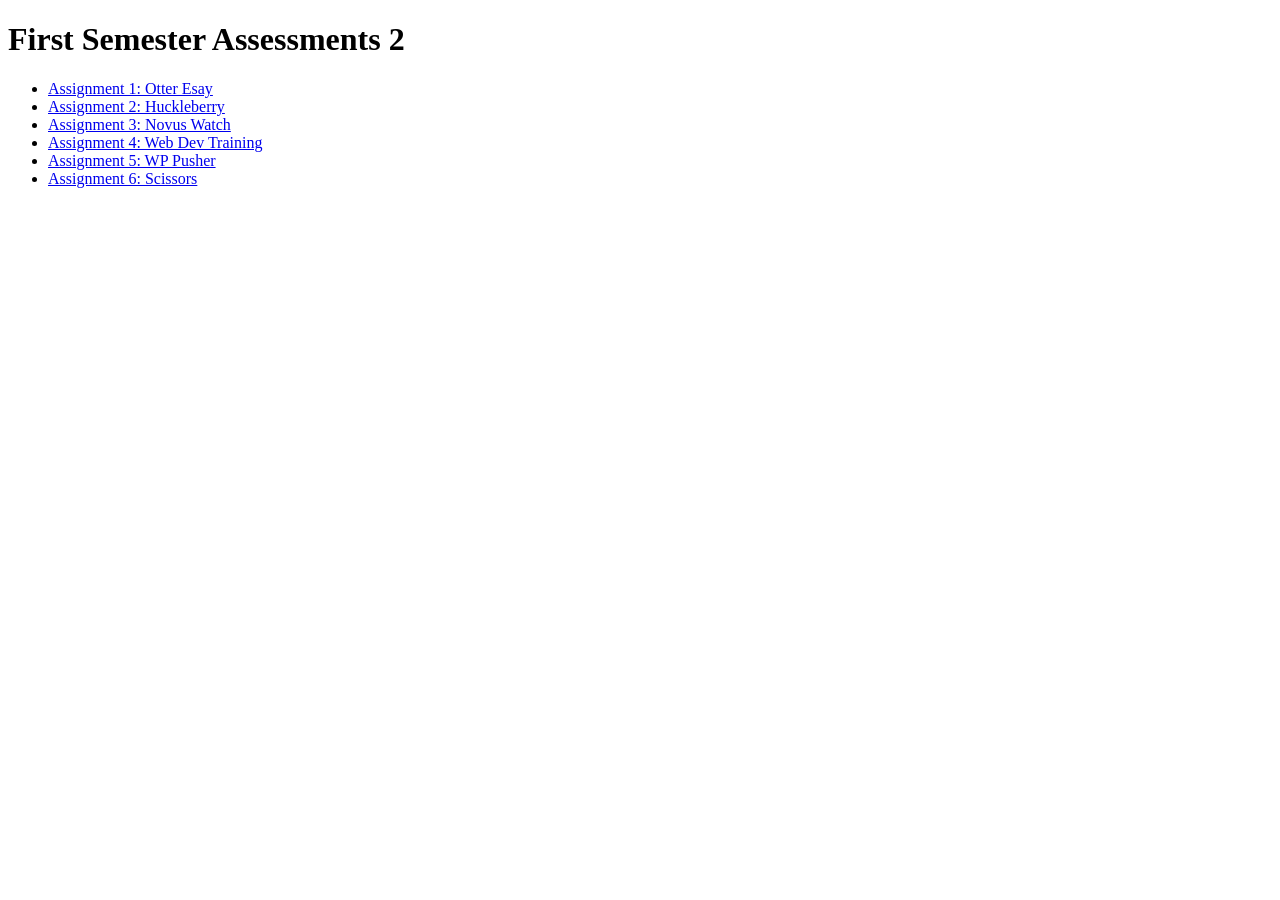
<file: index.html>
<!DOCTYPE html>
<html>
<head><title>My Assessments</title></head>
<body>
    <h1>First Semester Assessments 2</h1>
    <ul>
        <li><a href="./Assignment1-Otter-Esay/">Assignment 1: Otter Esay</a></li>
        <li><a href="./Assignment2-huckleberry/">Assignment 2: Huckleberry</a></li>
        <li><a href="./Assignment3-Novus-Watch/">Assignment 3: Novus Watch</a></li>
        <li><a href="./Assignment4-Web-Dev.-Training/">Assignment 4: Web Dev Training</a></li>
        <li><a href="./Assignment5-WP-Pusher/">Assignment 5: WP Pusher</a></li>
        <li><a href="./Assignment6-Scissors/">Assignment 6: Scissors</a></li>
    </ul>
</body>
</html>
</file>
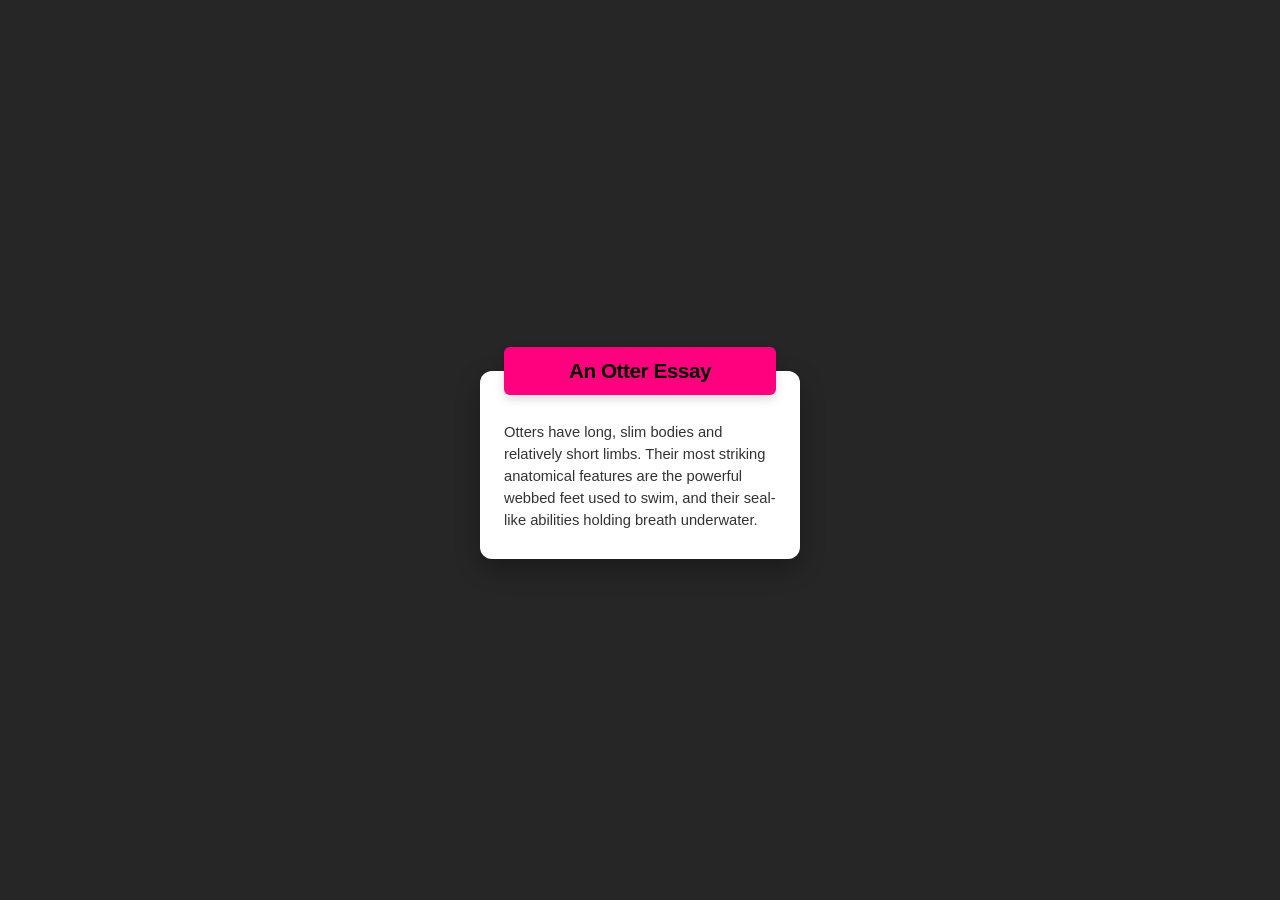
<file: Assignment1-Otter-Esay/index.html>
<!DOCTYPE html>
<html lang="en">
<head>
  <meta charset="UTF-8">
  <meta name="viewport" content="width=device-width, initial-scale=1.0">
  <title>Assignment 1 - An Otter Essay</title>
  <link rel="stylesheet" href="style.css">
</head>
<body>

  <main class="card-container">
    <!-- Overlapping Header -->
    <header class="header-badge">
      <h1>An Otter Essay</h1>
    </header>

    <!-- Main Content -->
    <p class="card-text">
      Otters have long, slim bodies and relatively short limbs. Their most striking anatomical features are the powerful webbed feet used to swim, and their seal-like abilities holding breath underwater.
    </p>
  </main>

</body>
</html>
</file>
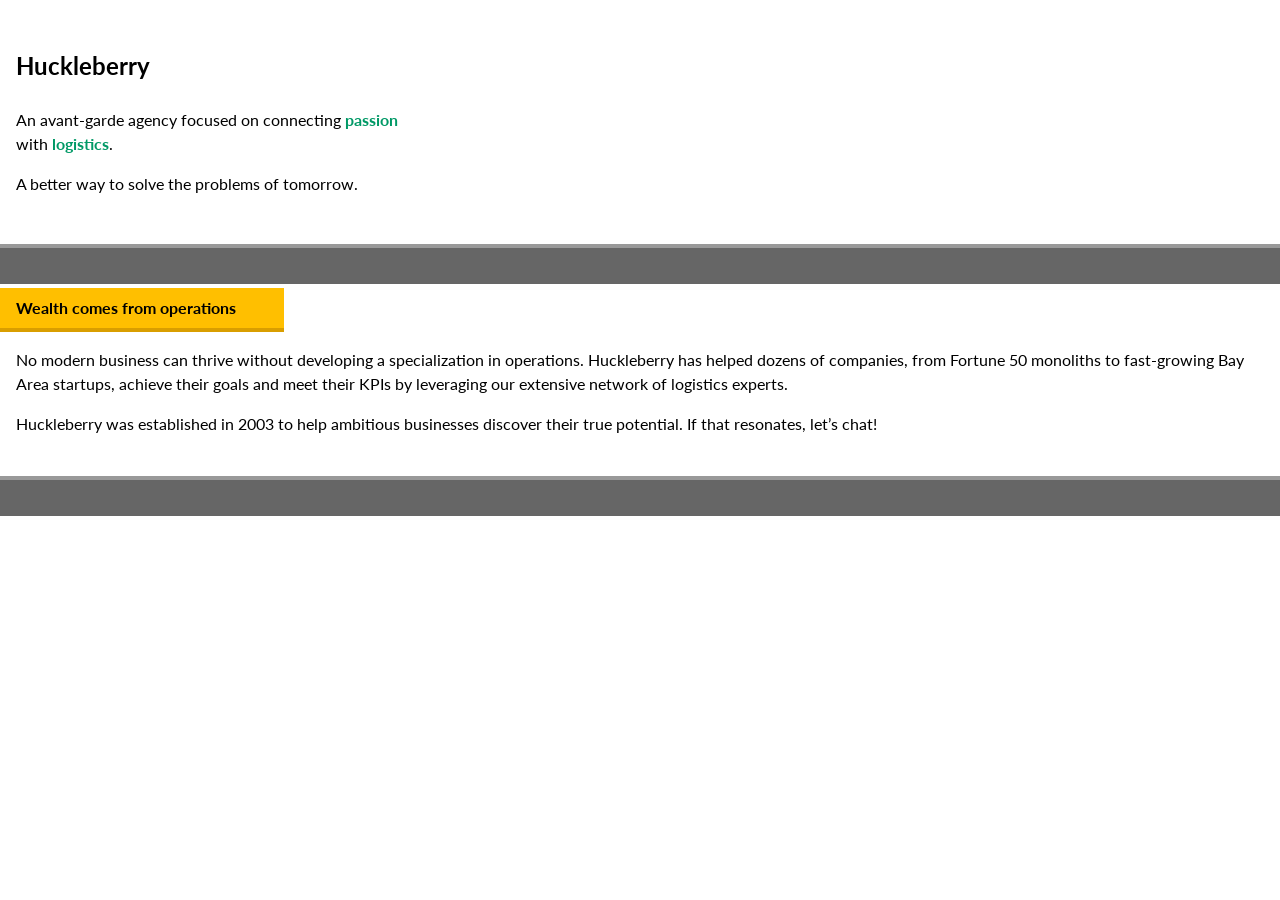
<file: Assignment2-huckleberry/index.html>
<!DOCTYPE html>
<html lang="en">
<head>
  <meta charset="UTF-8">
  <meta name="viewport" content="width=device-width, initial-scale=1.0">
  <meta name="description" content="Huckleberry is an avant-garde agency focused on connecting passion with logistics.">
  <title>Huckleberry</title>
  <link rel="preconnect" href="https://fonts.googleapis.com">
  <link rel="preconnect" href="https://fonts.gstatic.com" crossorigin>
  <link href="https://fonts.googleapis.com/css2?family=Lato:wght@400;700&display=swap" rel="stylesheet">
  <link rel="stylesheet" href="style.css">
</head>
<body>

  <header class="intro">
    <h1>Huckleberry</h1>
    <p>An avant-garde agency focused on connecting <a href="#about">passion</a> with <a href="#about">logistics</a>.</p>
    <p>A better way to solve the problems of tomorrow.</p>
  </header>

  <div class="band"></div>

  <main>
    <section class="about" id="about">
      <h2 class="tab">Wealth comes from operations</h2>
      <p>No modern business can thrive without developing a specialization in operations. Huckleberry has helped dozens of companies, from Fortune 50 monoliths to fast-growing Bay Area startups, achieve their goals and meet their KPIs by leveraging our extensive network of logistics experts.</p>
      <p>Huckleberry was established in 2003 to help ambitious businesses discover their true potential. If that resonates, let&rsquo;s chat!</p>
    </section>
  </main>

  <div class="band"></div>

</body>
</html>
</file>
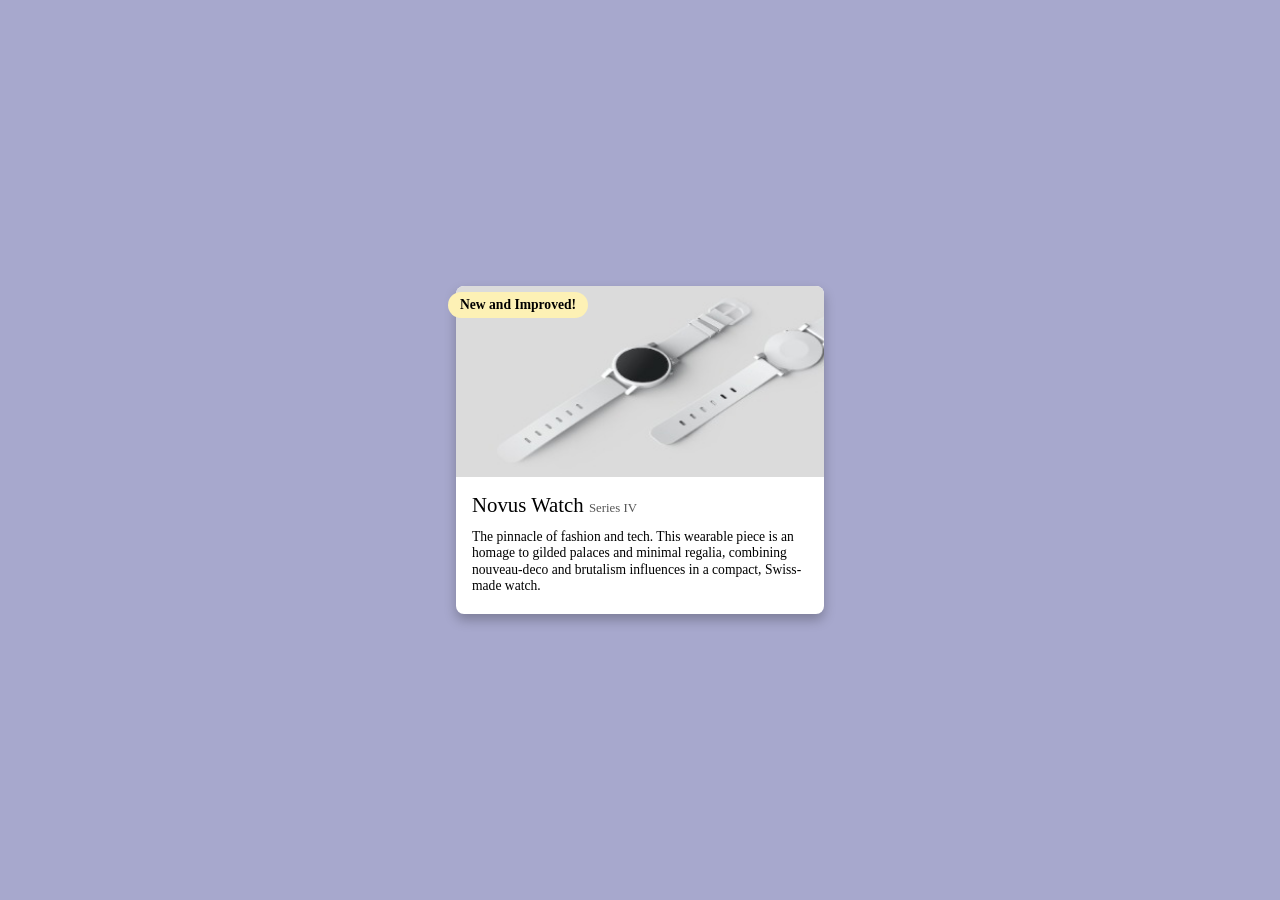
<file: Assignment3-Novus-Watch/index.html>
<!DOCTYPE html>
<html lang="en">
<head>
  <meta charset="UTF-8">
  <meta name="viewport" content="width=device-width, initial-scale=1.0">
  <meta name="description" content="Novus Watch Series IV: a compact, Swiss-made wearable.">
  <title>Novus Watch | Series IV</title>
  <link rel="stylesheet" href="style.css">
</head>
<body>

  <main>
    <article class="card">
      <img src="watch.jpg" alt="Two white Novus smartwatches lying on a light grey surface, one showing its black screen and the other its back">
      <p class="badge">New and Improved!</p>
      <div class="content">
        <h1>Novus Watch <span>Series IV</span></h1>
        <p>The pinnacle of fashion and tech. This wearable piece is an homage to gilded palaces and minimal regalia, combining nouveau-deco and brutalism influences in a compact, Swiss-made watch.</p>
      </div>
    </article>
  </main>

</body>
</html>
</file>
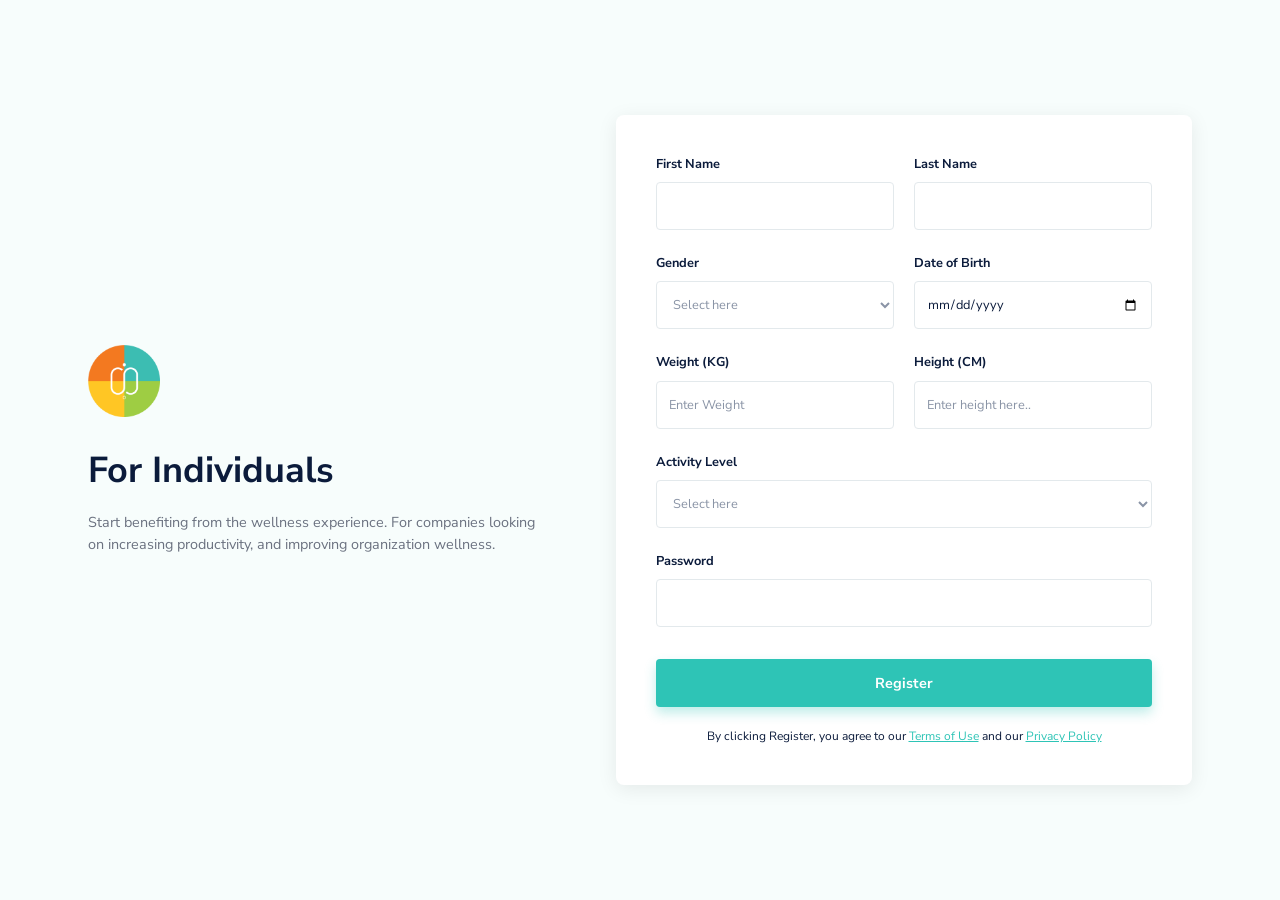
<file: Assignment4-Web-Dev.-Training/index.html>
<!DOCTYPE html>
<html lang="en">
<head>
  <meta charset="UTF-8">
  <meta name="viewport" content="width=device-width, initial-scale=1.0">
  <meta name="description" content="Sign up for the wellness experience as an individual.">
  <title>Sign Up | For Individuals</title>
  <link rel="preconnect" href="https://fonts.googleapis.com">
  <link rel="preconnect" href="https://fonts.gstatic.com" crossorigin>
  <link href="https://fonts.googleapis.com/css2?family=Nunito+Sans:wght@400;700&display=swap" rel="stylesheet">
  <link rel="stylesheet" href="style.css">
</head>
<body>

  <main class="page">

    <section class="intro">
      <img class="logo" src="logo.png" alt="Wellness logo">
      <h1>For Individuals</h1>
      <p class="text-desktop">Start benefiting from the wellness experience. For companies looking on increasing productivity, and improving organization wellness.</p>
      <p class="text-mobile">Inspiring wholesome harmony for the mind, body and spirit, for everyone, everywhere.</p>
    </section>

    <section class="card">
      <form action="#" method="post">
        <div class="fields">

          <div class="field">
            <label for="first-name">First Name</label>
            <input type="text" id="first-name" name="first-name" autocomplete="given-name" required>
          </div>

          <div class="field">
            <label for="last-name">Last Name</label>
            <input type="text" id="last-name" name="last-name" autocomplete="family-name" required>
          </div>

          <div class="field">
            <label for="gender">Gender</label>
            <select id="gender" name="gender" required>
              <option value="" selected disabled>Select here</option>
              <option>Female</option>
              <option>Male</option>
              <option>Other</option>
            </select>
          </div>

          <div class="field">
            <label for="dob">Date of Birth</label>
            <input type="date" id="dob" name="dob" required>
          </div>

          <div class="field">
            <label for="weight">Weight (KG)</label>
            <input type="number" id="weight" name="weight" placeholder="Enter Weight" min="1" required>
          </div>

          <div class="field">
            <label for="height">Height (CM)</label>
            <input type="number" id="height" name="height" placeholder="Enter height here.." min="1" required>
          </div>

          <div class="field full">
            <label for="activity">Activity Level</label>
            <select id="activity" name="activity" required>
              <option value="" selected disabled>Select here</option>
              <option>Sedentary</option>
              <option>Lightly active</option>
              <option>Moderately active</option>
              <option>Very active</option>
            </select>
          </div>

          <div class="field full">
            <label for="password">Password</label>
            <input type="password" id="password" name="password" autocomplete="new-password" required>
          </div>

        </div>

        <button type="submit">Register</button>

        <p class="terms">By clicking Register, you agree to our <a href="#">Terms of Use</a> and our <a href="#">Privacy Policy</a></p>
      </form>
    </section>

  </main>

</body>
</html>
</file>
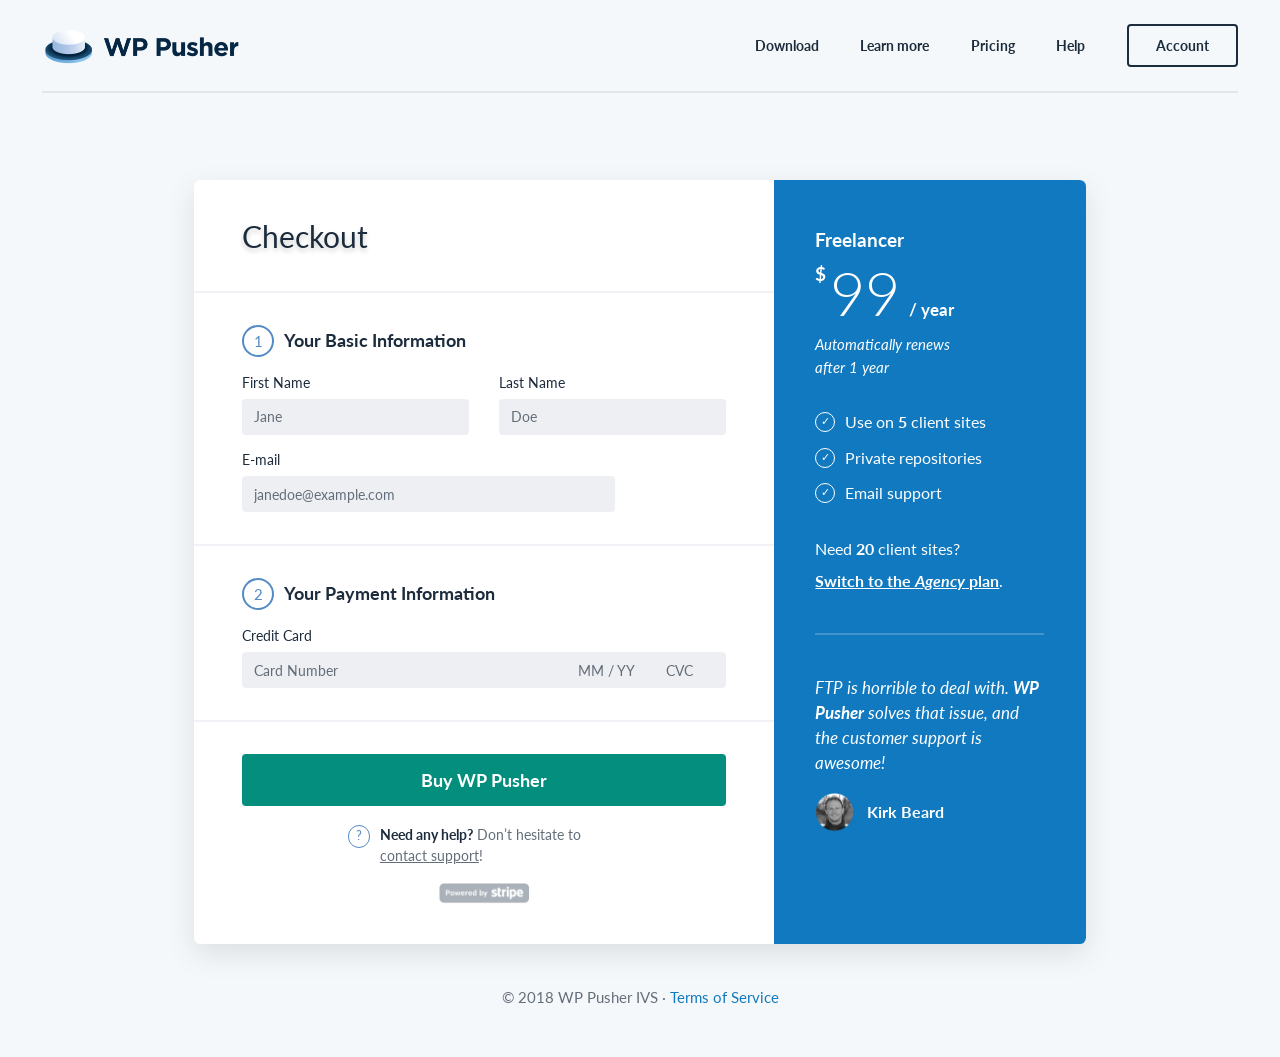
<file: Assignment5-WP-Pusher/index.html>
<!DOCTYPE html>
<html lang="en">
<head>
  <meta charset="UTF-8">
  <meta name="viewport" content="width=device-width, initial-scale=1.0">
  <meta name="description" content="Checkout for the WP Pusher Freelancer plan.">
  <title>Checkout | WP Pusher</title>
  <link rel="preconnect" href="https://fonts.googleapis.com">
  <link rel="preconnect" href="https://fonts.gstatic.com" crossorigin>
  <link href="https://fonts.googleapis.com/css2?family=Lato:ital,wght@0,300;0,400;0,700;1,400;1,700&display=swap" rel="stylesheet">
  <link rel="stylesheet" href="style.css">
</head>
<body>

  <header class="header">
    <a href="#"><img class="logo" src="logo.png" alt="WP Pusher"></a>
    <nav aria-label="Main navigation">
      <ul class="nav">
        <li><a href="#">Download</a></li>
        <li><a href="#">Learn more</a></li>
        <li><a href="#">Pricing</a></li>
        <li><a href="#">Help</a></li>
        <li><a href="#" class="account">Account</a></li>
      </ul>
    </nav>
  </header>

  <main class="checkout">

    <section class="form-side">
      <h1>Checkout</h1>

      <form action="#" method="post">

        <div class="step">
          <h2><span class="number">1</span> Your Basic Information</h2>
          <div class="row">
            <div class="field">
              <label for="first-name">First Name</label>
              <input type="text" id="first-name" name="first-name" placeholder="Jane" autocomplete="given-name" required>
            </div>
            <div class="field">
              <label for="last-name">Last Name</label>
              <input type="text" id="last-name" name="last-name" placeholder="Doe" autocomplete="family-name" required>
            </div>
          </div>
          <div class="field email">
            <label for="email">E-mail</label>
            <input type="email" id="email" name="email" placeholder="janedoe@example.com" autocomplete="email" required>
          </div>
        </div>

        <div class="step">
          <h2><span class="number">2</span> Your Payment Information</h2>
          <label for="card-number">Credit Card</label>
          <div class="card-box">
            <input type="text" id="card-number" class="card-number" name="card-number" placeholder="Card Number" inputmode="numeric" autocomplete="cc-number" required>
            <input type="text" class="card-expiry" name="card-expiry" placeholder="MM / YY" aria-label="Expiry date" autocomplete="cc-exp" required>
            <input type="text" class="card-cvc" name="card-cvc" placeholder="CVC" aria-label="CVC security code" autocomplete="cc-csc" required>
          </div>
        </div>

        <div class="step buy">
          <button type="submit">Buy WP Pusher</button>
          <p class="help"><span class="icon">?</span> <span><strong>Need any help?</strong> Don&rsquo;t hesitate to <a href="#">contact support</a>!</span></p>
          <img class="stripe" src="stripe.png" alt="Powered by Stripe">
        </div>

      </form>
    </section>

    <aside class="plan-side">
      <h2>Freelancer</h2>
      <p class="price"><span class="dollar">$</span><span class="amount">99</span> <span class="per">/ year</span></p>
      <p class="renews">Automatically renews after 1 year</p>

      <ul class="features">
        <li><span class="icon">&#10003;</span> <span>Use on <strong>5</strong> client sites</span></li>
        <li><span class="icon">&#10003;</span> <span>Private repositories</span></li>
        <li><span class="icon">&#10003;</span> <span>Email support</span></li>
      </ul>

      <p class="agency">Need <strong>20</strong> client sites?</p>
      <p class="agency"><a href="#">Switch to the <em>Agency</em> plan</a>.</p>

      <hr>

      <blockquote>
        <p>FTP is horrible to deal with. <strong>WP Pusher</strong> solves that issue, and the customer support is awesome!</p>
        <footer>
          <img class="avatar" src="avatar.png" alt="Kirk Beard">
          <cite>Kirk Beard</cite>
        </footer>
      </blockquote>
    </aside>

  </main>

  <footer class="page-footer">
    <p>&copy; 2018 WP Pusher IVS &middot; <a href="#">Terms of Service</a></p>
  </footer>

</body>
</html>
</file>
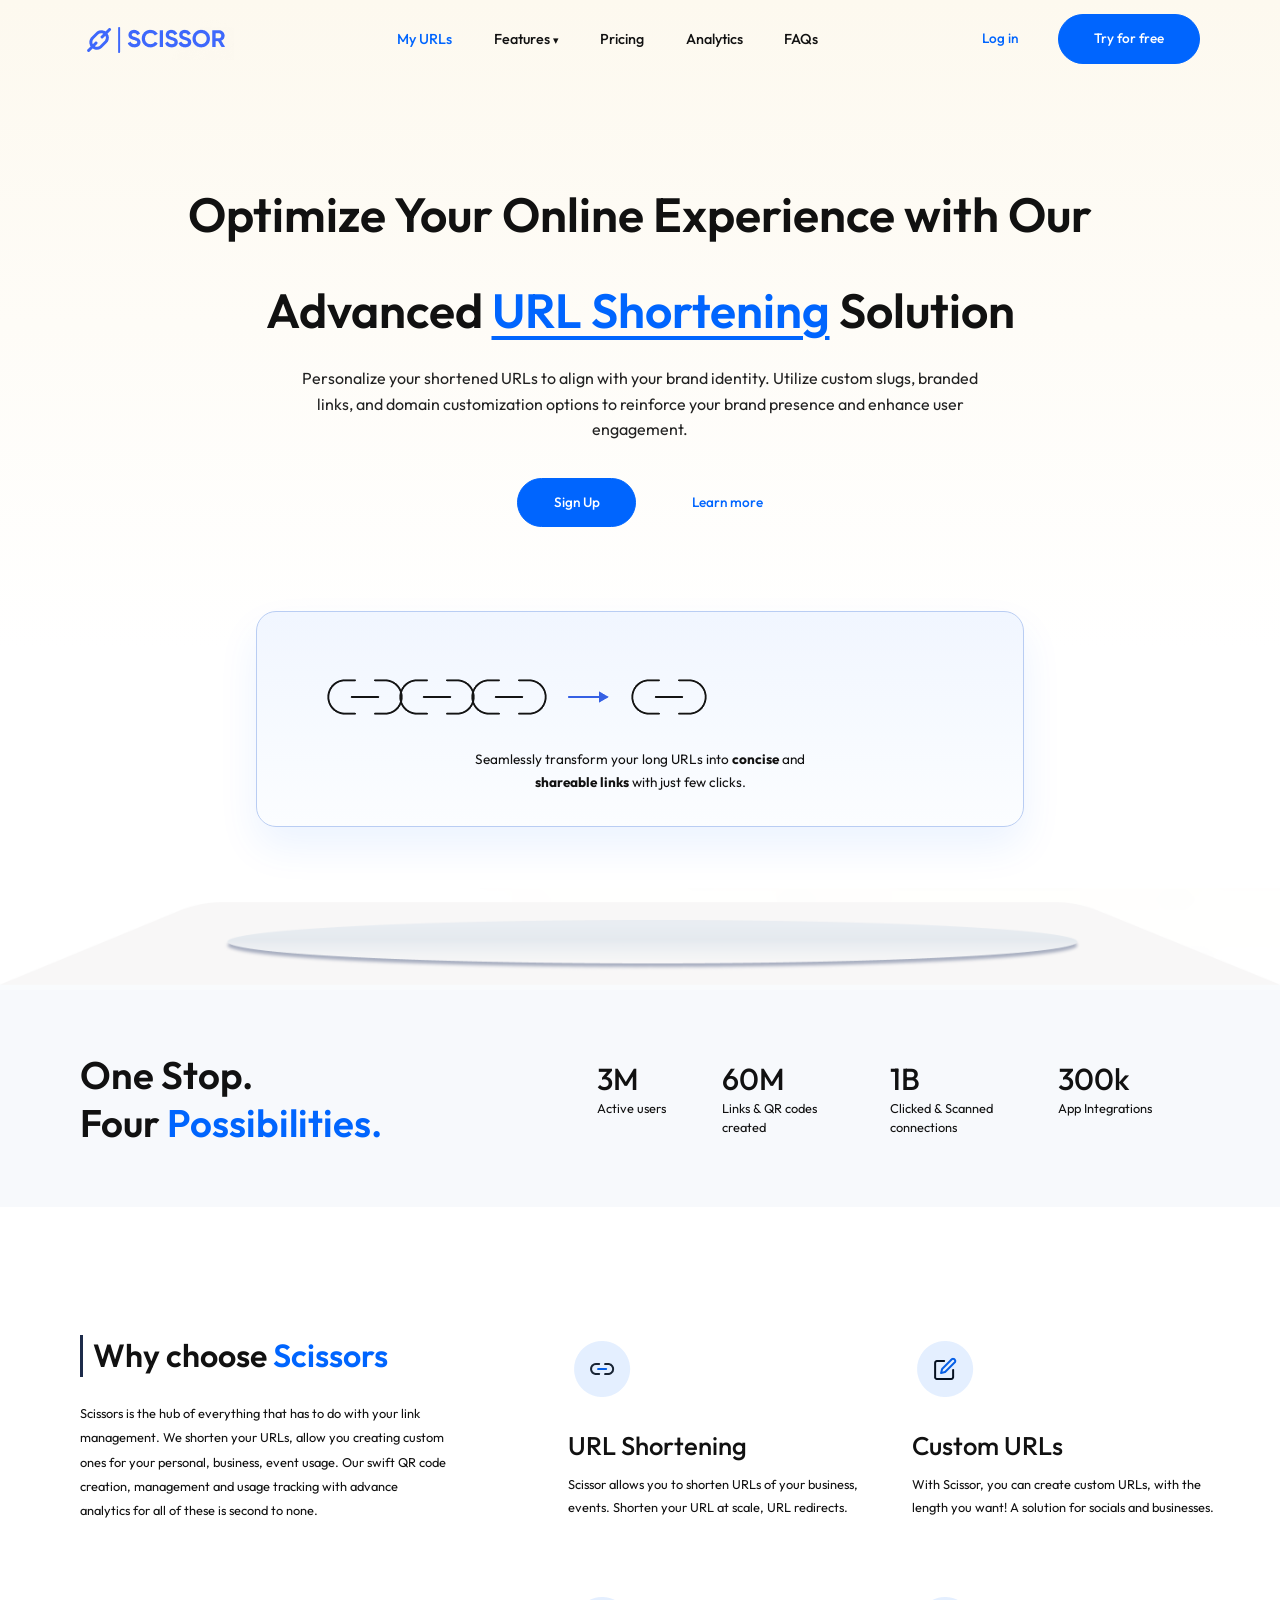
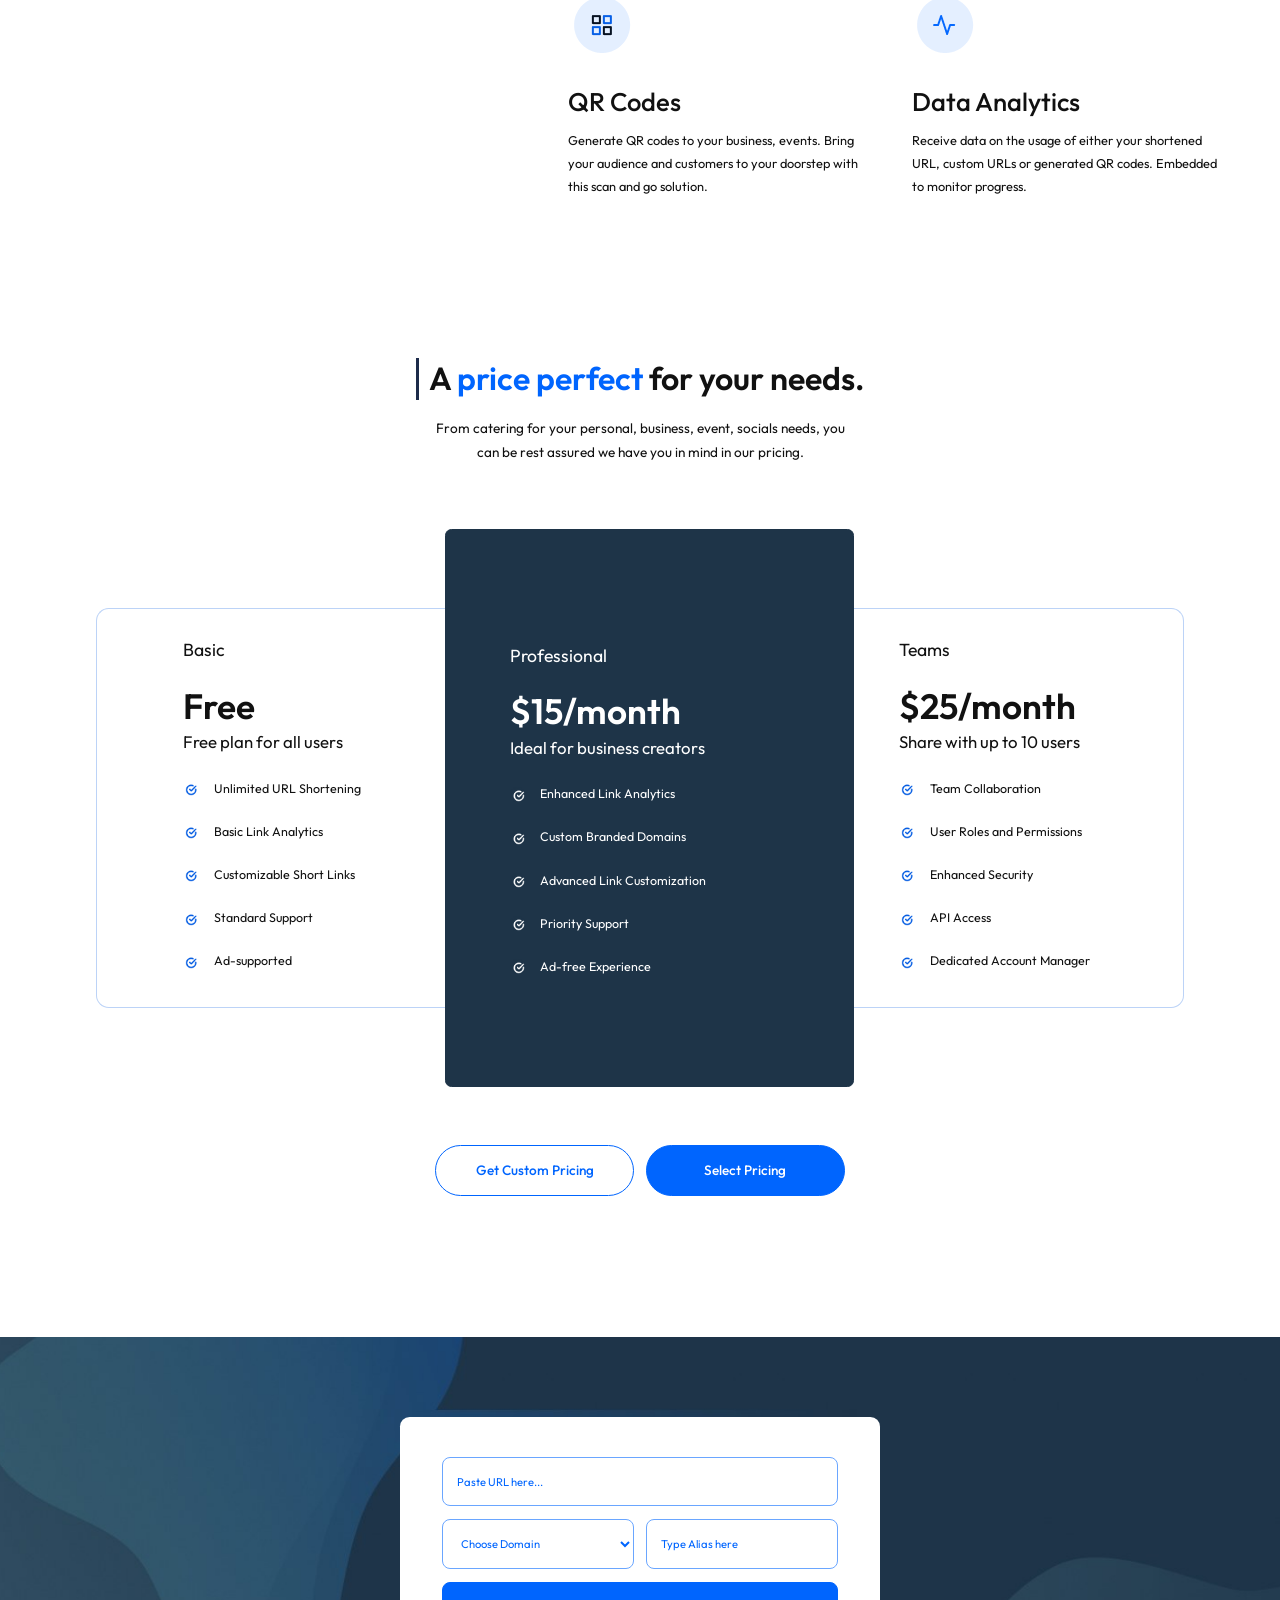
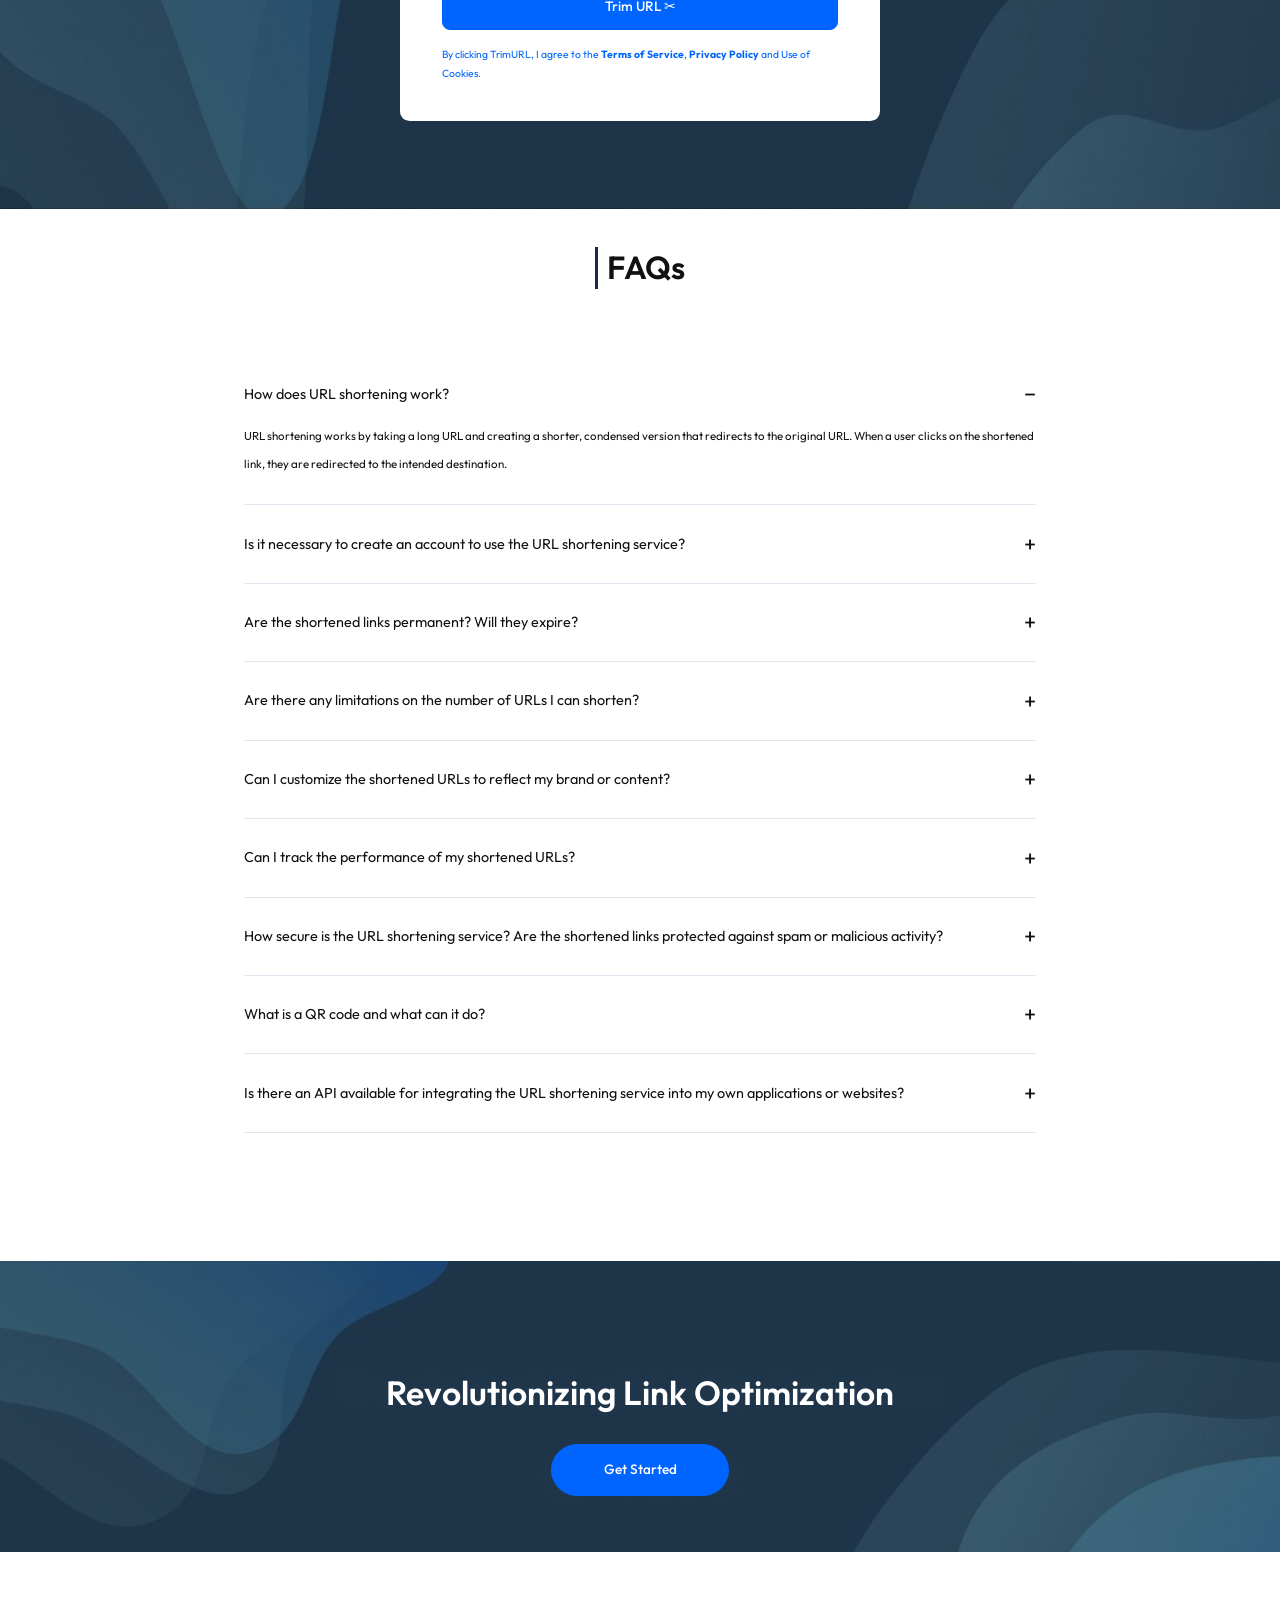
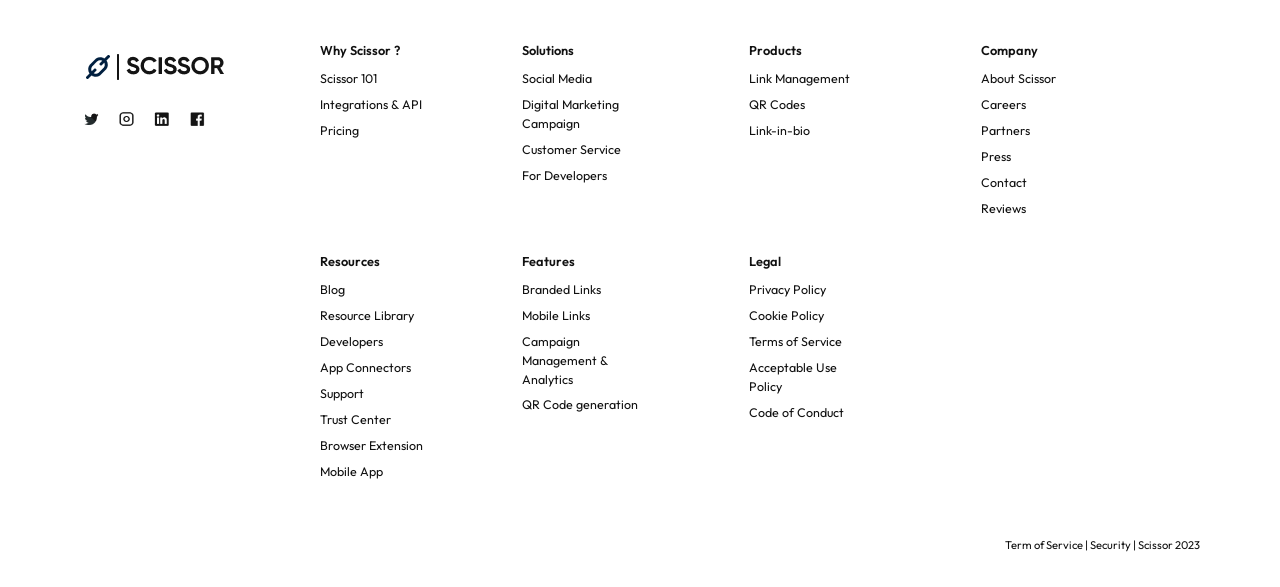
<file: Assignment6-Scissors/index.html>
<!DOCTYPE html>
<html lang="en">
<head>
  <meta charset="UTF-8">
  <meta name="viewport" content="width=device-width, initial-scale=1.0">
  <meta name="description" content="Scissor: advanced URL shortening, custom URLs, QR codes and analytics.">
  <title>Scissor | URL Shortening Solution</title>
  <link rel="preconnect" href="https://fonts.googleapis.com">
  <link rel="preconnect" href="https://fonts.gstatic.com" crossorigin>
  <link href="https://fonts.googleapis.com/css2?family=Outfit:wght@400;500;600;700&display=swap" rel="stylesheet">
  <link rel="stylesheet" href="style.css">
</head>
<body>

  <header class="header">
    <div class="header-inner">
      <a href="#top" id="top"><img class="logo" src="logo-blue.png" alt="Scissor"></a>
      <nav aria-label="Main navigation">
        <ul class="nav">
          <li><a href="#" class="active">My URLs</a></li>
          <li><a href="#features">Features <span class="arrow">&#9662;</span></a></li>
          <li><a href="#pricing">Pricing</a></li>
          <li><a href="#">Analytics</a></li>
          <li><a href="#faqs">FAQs</a></li>
        </ul>
      </nav>
      <div class="auth">
        <a href="#" class="login">Log in</a>
        <a href="#" class="btn">Try for free</a>
      </div>
    </div>
  </header>

  <main>

    <section class="hero">
      <h1>Optimize Your Online Experience with Our<br>Advanced <span class="blue underline">URL Shortening</span> Solution</h1>
      <p class="intro">Personalize your shortened URLs to align with your brand identity. Utilize custom slugs, branded links, and domain customization options to reinforce your brand presence and enhance user engagement.</p>
      <div class="buttons">
        <a href="#" class="btn">Sign Up</a>
        <a href="#features" class="blue small-link">Learn more</a>
      </div>
      <figure class="demo">
        <img class="chain" src="chain.png" alt="A chain of long links turning into one short link">
        <figcaption>Seamlessly transform your long URLs into <strong>concise</strong> and <strong>shareable links</strong> with just few clicks.</figcaption>
      </figure>
      <img class="pedestal" src="pedestal.png" alt="">
    </section>

    <section class="stats">
      <div class="stats-inner">
        <h2>One Stop.<br>Four <span class="blue">Possibilities.</span></h2>
        <ul class="numbers">
          <li><strong>3M</strong><span>Active users</span></li>
          <li><strong>60M</strong><span>Links &amp; QR codes created</span></li>
          <li><strong>1B</strong><span>Clicked &amp; Scanned connections</span></li>
          <li><strong>300k</strong><span>App Integrations</span></li>
        </ul>
      </div>
    </section>

    <section class="why" id="features">
      <div class="why-text">
        <h2 class="bar">Why choose <span class="blue">Scissors</span></h2>
        <p>Scissors is the hub of everything that has to do with your link management. We shorten your URLs, allow you creating custom ones for your personal, business, event usage. Our swift QR code creation, management and usage tracking with advance analytics for all of these is second to none.</p>
      </div>
      <div class="features">
        <article>
          <img src="icon-1.png" alt="">
          <h3>URL Shortening</h3>
          <p>Scissor allows you to shorten URLs of your business, events. Shorten your URL at scale, URL redirects.</p>
        </article>
        <article>
          <img src="icon-2.png" alt="">
          <h3>Custom URLs</h3>
          <p>With Scissor, you can create custom URLs, with the length you want! A solution for socials and businesses.</p>
        </article>
        <article>
          <img src="icon-3.png" alt="">
          <h3>QR Codes</h3>
          <p>Generate QR codes to your business, events. Bring your audience and customers to your doorstep with this scan and go solution.</p>
        </article>
        <article>
          <img src="icon-4.png" alt="">
          <h3>Data Analytics</h3>
          <p>Receive data on the usage of either your shortened URL, custom URLs or generated QR codes. Embedded to monitor progress.</p>
        </article>
      </div>
    </section>

    <section class="pricing" id="pricing">
      <h2 class="bar">A <span class="blue">price perfect</span> for your needs.</h2>
      <p class="sub">From catering for your personal, business, event, socials needs, you can be rest assured we have you in mind in our pricing.</p>

      <div class="plans">
        <article class="plan basic">
          <h3>Basic</h3>
          <p class="price">Free</p>
          <p class="who">Free plan for all users</p>
          <ul>
            <li>Unlimited URL Shortening</li>
            <li>Basic Link Analytics</li>
            <li>Customizable Short Links</li>
            <li>Standard Support</li>
            <li>Ad-supported</li>
          </ul>
        </article>
        <article class="plan pro">
          <h3>Professional</h3>
          <p class="price">$15/month</p>
          <p class="who">Ideal for business creators</p>
          <ul>
            <li>Enhanced Link Analytics</li>
            <li>Custom Branded Domains</li>
            <li>Advanced Link Customization</li>
            <li>Priority Support</li>
            <li>Ad-free Experience</li>
          </ul>
        </article>
        <article class="plan teams">
          <h3>Teams</h3>
          <p class="price">$25/month</p>
          <p class="who">Share with up to 10 users</p>
          <ul>
            <li>Team Collaboration</li>
            <li>User Roles and Permissions</li>
            <li>Enhanced Security</li>
            <li>API Access</li>
            <li>Dedicated Account Manager</li>
          </ul>
        </article>
      </div>

      <div class="plan-buttons">
        <a href="#" class="btn outline">Get Custom Pricing</a>
        <a href="#" class="btn">Select Pricing</a>
      </div>
    </section>

    <section class="trim">
      <form class="trim-form" action="#" method="post">
        <input type="url" name="url" placeholder="Paste URL here..." aria-label="Paste URL here">
        <div class="two-inputs">
          <select name="domain" aria-label="Choose domain">
            <option>Choose Domain</option>
            <option>scissor.link</option>
          </select>
          <input type="text" name="alias" placeholder="Type Alias here" aria-label="Type alias here">
        </div>
        <button type="submit" class="btn">Trim URL &#9986;</button>
        <p class="terms">By clicking TrimURL, I agree to the <a href="#">Terms of Service</a>, <a href="#">Privacy Policy</a> and Use of Cookies.</p>
      </form>
    </section>

    <section class="faqs" id="faqs">
      <h2 class="bar">FAQs</h2>
      <div class="faq-list">
        <details open>
          <summary>How does URL shortening work?</summary>
          <p>URL shortening works by taking a long URL and creating a shorter, condensed version that redirects to the original URL. When a user clicks on the shortened link, they are redirected to the intended destination.</p>
        </details>
        <details>
          <summary>Is it necessary to create an account to use the URL shortening service?</summary>
          <p>You can shorten links without an account, but an account unlocks analytics and link management.</p>
        </details>
        <details>
          <summary>Are the shortened links permanent? Will they expire?</summary>
          <p>Links stay active unless you delete them or your plan says otherwise.</p>
        </details>
        <details>
          <summary>Are there any limitations on the number of URLs I can shorten?</summary>
          <p>The free plan offers unlimited URL shortening.</p>
        </details>
        <details>
          <summary>Can I customize the shortened URLs to reflect my brand or content?</summary>
          <p>Yes. Use custom slugs and branded domains to match your identity.</p>
        </details>
        <details>
          <summary>Can I track the performance of my shortened URLs?</summary>
          <p>Yes. Link analytics show clicks and scans.</p>
        </details>
        <details>
          <summary>How secure is the URL shortening service? Are the shortened links protected against spam or malicious activity?</summary>
          <p>Links are checked for spam and malicious activity, and traffic is encrypted over HTTPS.</p>
        </details>
        <details>
          <summary>What is a QR code and what can it do?</summary>
          <p>A QR code is a scannable image that opens a link when you point a phone camera at it.</p>
        </details>
        <details>
          <summary>Is there an API available for integrating the URL shortening service into my own applications or websites?</summary>
          <p>Yes, API access is available on the Teams plan.</p>
        </details>
      </div>
    </section>

    <section class="cta">
      <h2>Revolutionizing Link Optimization</h2>
      <a href="#" class="btn">Get Started</a>
    </section>

  </main>

  <footer class="footer">
    <div class="footer-inner">
      <div class="brand">
        <a href="#top"><img class="footer-logo" src="logo-dark.png" alt="Scissor"></a>
        <ul class="social">
          <li><a href="#"><img src="social-1.png" alt="Twitter"></a></li>
          <li><a href="#"><img src="social-2.png" alt="Instagram"></a></li>
          <li><a href="#"><img src="social-3.png" alt="LinkedIn"></a></li>
          <li><a href="#"><img src="social-4.png" alt="Facebook"></a></li>
        </ul>
      </div>
      <nav class="footer-links" aria-label="Footer navigation">
        <div><h3>Why Scissor ?</h3><ul><li><a href="#">Scissor 101</a></li><li><a href="#">Integrations &amp; API</a></li><li><a href="#pricing">Pricing</a></li></ul></div>
        <div><h3>Solutions</h3><ul><li><a href="#">Social Media</a></li><li><a href="#">Digital Marketing Campaign</a></li><li><a href="#">Customer Service</a></li><li><a href="#">For Developers</a></li></ul></div>
        <div><h3>Products</h3><ul><li><a href="#">Link Management</a></li><li><a href="#">QR Codes</a></li><li><a href="#">Link-in-bio</a></li></ul></div>
        <div><h3>Company</h3><ul><li><a href="#">About Scissor</a></li><li><a href="#">Careers</a></li><li><a href="#">Partners</a></li><li><a href="#">Press</a></li><li><a href="#">Contact</a></li><li><a href="#">Reviews</a></li></ul></div>
        <div><h3>Resources</h3><ul><li><a href="#">Blog</a></li><li><a href="#">Resource Library</a></li><li><a href="#">Developers</a></li><li><a href="#">App Connectors</a></li><li><a href="#">Support</a></li><li><a href="#">Trust Center</a></li><li><a href="#">Browser Extension</a></li><li><a href="#">Mobile App</a></li></ul></div>
        <div><h3>Features</h3><ul><li><a href="#">Branded Links</a></li><li><a href="#">Mobile Links</a></li><li><a href="#">Campaign Management &amp; Analytics</a></li><li><a href="#">QR Code generation</a></li></ul></div>
        <div><h3>Legal</h3><ul><li><a href="#">Privacy Policy</a></li><li><a href="#">Cookie Policy</a></li><li><a href="#">Terms of Service</a></li><li><a href="#">Acceptable Use Policy</a></li><li><a href="#">Code of Conduct</a></li></ul></div>
      </nav>
      <p class="legal">Term of Service | Security | Scissor 2023</p>
    </div>
  </footer>

</body>
</html>
</file>
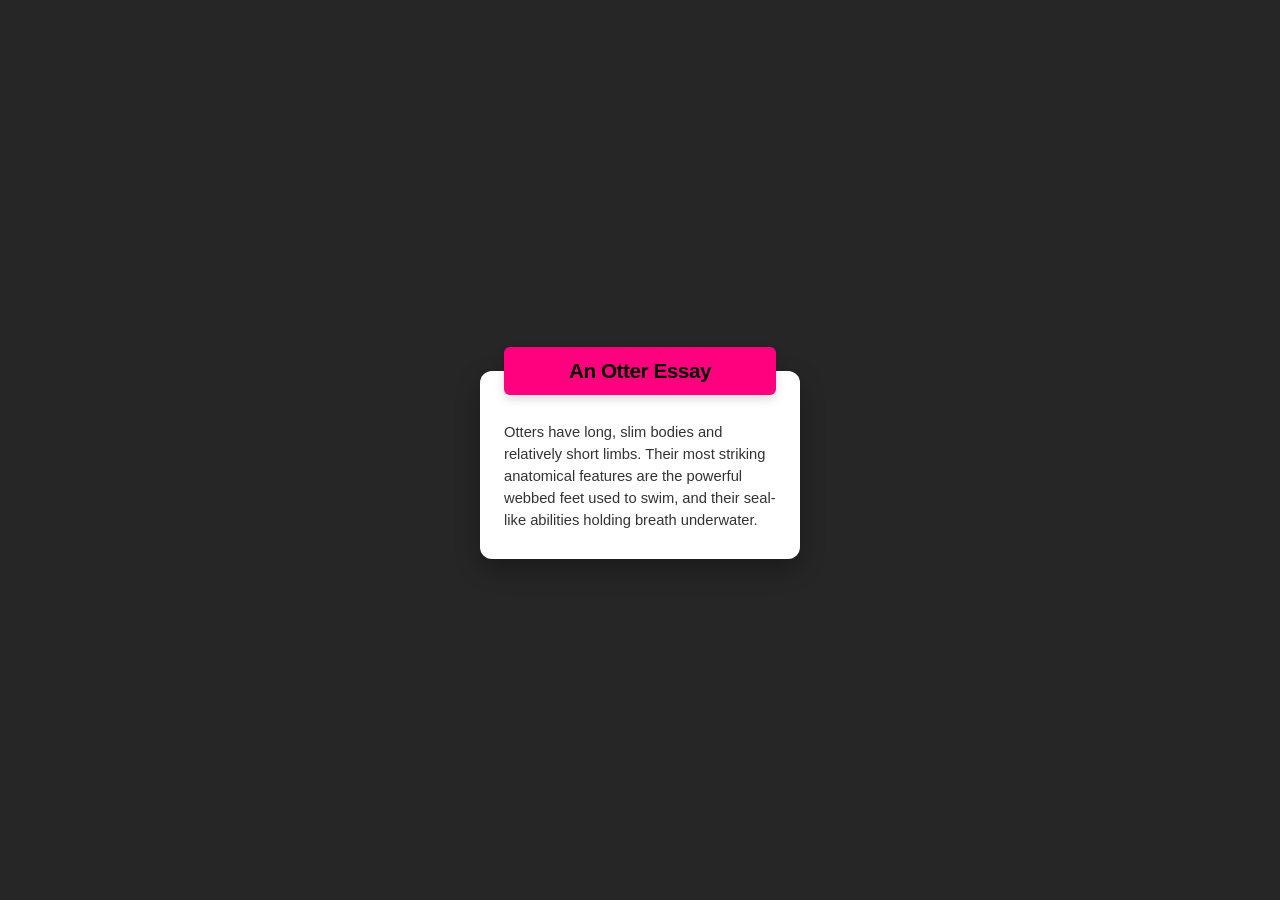
<file: Assignment1-Otter-Esay/An-Otter-Essay.html>
<!DOCTYPE html>
<html lang="en">
<head>
  <meta charset="UTF-8">
  <meta name="viewport" content="width=device-width, initial-scale=1.0">
  <title>Assignment 1 - An Otter Essay</title>
  <link rel="stylesheet" href="style.css">
</head>
<body>

  <main class="card-container">
    <!-- Overlapping Header -->
    <header class="header-badge">
      <h1>An Otter Essay</h1>
    </header>

    <!-- Main Content -->
    <p class="card-text">
      Otters have long, slim bodies and relatively short limbs. Their most striking anatomical features are the powerful webbed feet used to swim, and their seal-like abilities holding breath underwater.
    </p>
  </main>

</body>
</html>
</file>
<file: Assignment1-Otter-Esay/style.css>
* { box-sizing: border-box; margin: 0;padding: 0; }

body {
  background: #262626;
  font-family: Arial, sans-serif;
  display: flex;
  justify-content: center;
  align-items: center;
  min-height: 100vh;
}

.card-container {
  position: relative;
  background: #fff;
  width: 320px;
  border-radius: 12px;
  padding: 50px 24px 28px;
  box-shadow: 0 10px 25px rgba(0, 0, 0, 0.3);
  margin-top: 30px;
}

.header-badge {
  position: absolute;
  top: -24px;
  left: 50%;
  transform: translateX(-50%);
  background: #ff007f;
  width: 85%;
  padding: 12px 16px;
  border-radius: 6px;
  text-align: center;
  box-shadow: 0 4px 10px rgba(0, 0, 0, 0.15);
}

.header-badge h1 {
  color: #000;
  font-size: 1.3rem;
  font-weight: 800;
  letter-spacing: -0.5px;
}

.card-text {
  color: #333;
  font-size: 0.92rem;
  line-height: 1.5;
}
</file>
<file: Assignment2-huckleberry/style.css>
* {
  box-sizing: border-box;
  margin: 0;
  padding: 0;
}

body {
  font-family: "Lato", Arial, sans-serif;
  font-size: 1rem;
  line-height: 1.5;
  color: #000000;
}

a {
  color: #009966;
  font-weight: bold;
  text-decoration: none;
}

/* Top section */
.intro {
  padding: 3rem 1rem 2rem;
}

.intro h1 {
  font-size: 1.5rem;
  margin-bottom: 1.5rem;
}

.intro p {
  max-width: 25rem;
  margin-bottom: 1rem;
}

/* Grey bands */
.band {
  height: 2.5rem;
  background-color: #666666;
  border-top: 4px solid #999999;
}

/* Yellow tab section */
.about {
  padding: 0.25rem 1rem 1.5rem 0;
}

.tab {
  display: inline-block;
  padding: 0.5rem 3rem 0.5rem 1rem;
  margin-bottom: 1rem;
  font-size: 1rem;
  background-color: #ffbf00;
  border-bottom: 4px solid #d99e00;
}

.about p {
  padding-left: 1rem;
  margin-bottom: 1rem;
}

/* Mobile */
@media (max-width: 600px) {
  .intro {
    padding: 2.5rem 1.25rem 2rem;
  }

  .about {
    padding-right: 1.25rem;
  }

  .tab {
    display: block;
    padding-right: 1rem;
    font-size: 1.1rem;
  }

  .about p {
    padding-left: 1.25rem;
  }
}
</file>
<file: Assignment3-Novus-Watch/style.css>
* {
  box-sizing: border-box;
  margin: 0;
  padding: 0;
}

body {
  min-height: 100vh;
  display: flex;
  justify-content: center;
  align-items: center;
  padding: 1.5rem;
  background-color: #a7a8cd;
  font-family: "Times New Roman", Times, serif;
  color: #000000;
}

.card {
  position: relative;
  width: 100%;
  max-width: 23rem;
  background-color: #ffffff;
  border-radius: 0.5rem;
  box-shadow: 0 6px 12px rgba(0, 0, 0, 0.25);
}

.card img {
  display: block;
  width: 100%;
  height: auto;
  border-radius: 0.5rem 0.5rem 0 0;
}

.badge {
  position: absolute;
  top: 0.4rem;
  left: -0.5rem;
  padding: 0.3rem 0.75rem;
  background-color: #fdf1b5;
  border-radius: 1.5rem;
  font-size: 0.85rem;
  font-weight: bold;
}

.content {
  padding: 1rem 1rem 1.25rem;
}

.content h1 {
  margin-bottom: 0.75rem;
  font-size: 1.3rem;
  font-weight: normal;
}

.content h1 span {
  font-size: 0.8rem;
  color: #555555;
}

.content p {
  font-size: 0.85rem;
  line-height: 1.2;
}

/* Small phones */
@media (max-width: 360px) {
  body {
    padding: 1rem;
  }

  .badge {
    font-size: 0.75rem;
  }
}
</file>
<file: Assignment4-Web-Dev.-Training/style.css>
* {
  box-sizing: border-box;
  margin: 0;
  padding: 0;
}

body {
  background-color: #f7fdfc;
  font-family: "Nunito Sans", Arial, sans-serif;
  color: #0b1b3b;
  line-height: 1.5;
}

/* Page layout: text on the left, form on the right */
.page {
  display: flex;
  justify-content: center;
  align-items: center;
  gap: 5rem;
  min-height: 100vh;
  max-width: 75rem;
  margin: 0 auto;
  padding: 2rem 1.5rem;
}

.intro {
  flex: 1;
  max-width: 28rem;
}

.logo {
  display: block;
  width: 4.5rem;
  height: 4.5rem;
  margin-bottom: 2rem;
}

.intro h1 {
  margin-bottom: 1.25rem;
  font-size: 2.25rem;
  line-height: 1.2;
}

.intro p {
  color: #6b7280;
  font-size: 0.9rem;
}

.text-mobile {
  display: none;
}

/* Card */
.card {
  flex: 1;
  max-width: 36rem;
  padding: 2.5rem;
  background-color: #ffffff;
  border-radius: 0.5rem;
  box-shadow: 0 4px 20px rgba(0, 0, 0, 0.08);
}

/* Form */
.fields {
  display: grid;
  grid-template-columns: 1fr 1fr;
  gap: 1.5rem 1.25rem;
}

.field.full {
  grid-column: 1 / 3;
}

label {
  display: block;
  margin-bottom: 0.5rem;
  font-size: 0.8rem;
  font-weight: bold;
}

input,
select {
  width: 100%;
  height: 3rem;
  padding: 0 0.75rem;
  background-color: #ffffff;
  border: 1px solid #e3e9ec;
  border-radius: 0.25rem;
  font-family: inherit;
  font-size: 0.8rem;
  color: #0b1b3b;
}

input::placeholder {
  color: #8a94a6;
}

select:invalid {
  color: #8a94a6;
}

input:focus,
select:focus {
  outline: none;
  border-color: #2ec4b6;
  box-shadow: 0 0 0 1px #2ec4b6;
}

button {
  width: 100%;
  height: 3rem;
  margin-top: 2rem;
  background-color: #2ec4b6;
  color: #ffffff;
  border: none;
  border-radius: 0.25rem;
  font-family: inherit;
  font-size: 0.9rem;
  font-weight: bold;
  cursor: pointer;
  box-shadow: 0 6px 12px rgba(46, 196, 182, 0.3);
}

button:hover {
  background-color: #25a99d;
}

.terms {
  margin-top: 1.25rem;
  text-align: center;
  font-size: 0.75rem;
}

.terms a {
  color: #2ec4b6;
  text-decoration: underline;
}

/* Tablet and mobile: stack everything in one column */
@media (max-width: 900px) {
  .page {
    flex-direction: column;
    align-items: stretch;
    justify-content: flex-start;
    gap: 2rem;
    padding: 2rem 1rem;
  }

  .intro,
  .card {
    flex: none;
    max-width: none;
  }

  .logo {
    width: 3rem;
    height: 3rem;
    margin-bottom: 1.5rem;
  }

  .intro h1 {
    font-size: 1.75rem;
  }

  .text-desktop {
    display: none;
  }

  .text-mobile {
    display: block;
  }
}

@media (max-width: 600px) {
  .card {
    padding: 1.5rem 1rem;
  }

  .fields {
    grid-template-columns: 1fr;
  }

  .field.full {
    grid-column: auto;
  }
}
</file>
<file: Assignment5-WP-Pusher/style.css>
* {
  box-sizing: border-box;
  margin: 0;
  padding: 0;
}

body {
  background-color: #f5f8fa;
  font-family: "Lato", Arial, sans-serif;
  font-size: 1rem;
  line-height: 1.5;
  color: #1d2c3c;
}

a {
  color: inherit;
}

ul {
  list-style: none;
}

/* Header */
.header {
  display: flex;
  justify-content: space-between;
  align-items: center;
  margin: 0 2.6rem;
  padding: 1.5rem 0;
  border-bottom: 2px solid #e0e6ea;
}

.logo {
  display: block;
  width: 12.5rem;
  height: auto;
}

.nav {
  display: flex;
  align-items: center;
  gap: 2.6rem;
  font-size: 0.9rem;
  font-weight: bold;
}

.nav a {
  text-decoration: none;
  white-space: nowrap;
}

.nav .account {
  display: inline-block;
  padding: 0.55rem 1.7rem;
  border: 2px solid #1d2c3c;
  border-radius: 0.25rem;
}

/* Checkout card */
.checkout {
  display: flex;
  max-width: 55.75rem;
  margin: 5.4rem auto 0;
  background-color: #ffffff;
  border-radius: 0.4rem;
  overflow: hidden;
  box-shadow: 0 10px 30px rgba(0, 0, 0, 0.1);
}

/* Left side: the form */
.form-side {
  width: 65%;
}

.form-side h1 {
  padding: 2.4rem 3rem 2.3rem;
  font-size: 1.9rem;
  font-weight: 400;
  line-height: 1.2;
  text-shadow: 0 3px 5px rgba(0, 0, 0, 0.2);
}

.step {
  padding: 2rem 3rem;
  border-top: 2px solid #f0f2f5;
}

.step h2 {
  display: flex;
  align-items: center;
  gap: 0.6rem;
  margin-bottom: 0.9rem;
  font-size: 1.1rem;
}

.number {
  display: inline-block;
  width: 2rem;
  height: 2rem;
  border: 2px solid #548bc5;
  border-radius: 50%;
  color: #548bc5;
  text-align: center;
  line-height: 1.75rem;
  font-size: 0.95rem;
  font-weight: 400;
}

.row {
  display: flex;
  gap: 1.9rem;
  margin-bottom: 0.9rem;
}

.field {
  flex: 1;
}

.field.email {
  flex: none;
  width: 77%;
}

label {
  display: block;
  margin-bottom: 0.35rem;
  font-size: 0.9rem;
}

input {
  width: 100%;
  height: 2.25rem;
  padding: 0 0.75rem;
  background-color: #edeff2;
  border: none;
  border-radius: 0.25rem;
  font-family: inherit;
  font-size: 0.9rem;
  color: #1d2c3c;
}

input::placeholder {
  color: #646e7a;
}

input:focus {
  outline: 2px solid #548bc5;
}

/* Card number, expiry and CVC share one grey box */
.card-box {
  display: flex;
  background-color: #edeff2;
  border-radius: 0.25rem;
}

.card-box input {
  background-color: transparent;
}

.card-number {
  flex: 1;
}

.card-expiry {
  width: 5.5rem;
}

.card-cvc {
  width: 4.5rem;
}

/* Buy button and help text */
.buy {
  padding-bottom: 2.5rem;
}

button {
  width: 100%;
  height: 3.25rem;
  background-color: #038e7d;
  color: #ffffff;
  border: none;
  border-radius: 0.25rem;
  font-family: inherit;
  font-size: 1.1rem;
  font-weight: bold;
  cursor: pointer;
}

button:hover {
  background-color: #027a6b;
}

.help {
  display: flex;
  justify-content: center;
  gap: 0.6rem;
  max-width: 17rem;
  margin: 1.2rem auto 0;
  font-size: 0.85rem;
  color: #646e7a;
}

.help strong {
  color: #1d2c3c;
}

.help .icon {
  flex: none;
  width: 1.4rem;
  height: 1.4rem;
  border: 1.5px solid #548bc5;
  border-radius: 50%;
  color: #548bc5;
  text-align: center;
  line-height: 1.2rem;
  font-size: 0.8rem;
}

.stripe {
  display: block;
  width: 5.75rem;
  height: auto;
  margin: 1rem auto 0;
}

/* Right side: the blue plan panel */
.plan-side {
  width: 35%;
  padding: 2.9rem 2.6rem;
  background-color: #1179bf;
  color: #ffffff;
}

.plan-side h2 {
  font-size: 1.2rem;
}

.price {
  display: flex;
  align-items: baseline;
  gap: 0.2rem;
  margin-top: 0.3rem;
}

.dollar {
  align-self: flex-start;
  font-size: 1.2rem;
  font-weight: bold;
}

.amount {
  font-size: 3.8rem;
  font-weight: 300;
  line-height: 1.1;
}

.per {
  margin-left: 0.4rem;
  font-size: 1.05rem;
  font-weight: bold;
}

.renews {
  max-width: 10rem;
  margin-top: 0.4rem;
  font-size: 0.95rem;
  font-style: italic;
}

.features {
  margin: 2rem 0;
}

.features li {
  display: flex;
  align-items: center;
  gap: 0.6rem;
  margin-bottom: 0.7rem;
}

.features .icon {
  flex: none;
  width: 1.25rem;
  height: 1.25rem;
  border: 1.5px solid #ffffff;
  border-radius: 50%;
  text-align: center;
  line-height: 1.05rem;
  font-size: 0.7rem;
}

.agency {
  margin-bottom: 0.5rem;
}

.agency a {
  font-weight: bold;
}

.plan-side hr {
  height: 2px;
  margin: 2.5rem 0;
  background-color: #4194cc;
  border: none;
}

.plan-side blockquote {
  font-size: 1.05rem;
  font-style: italic;
  line-height: 1.5;
}

.plan-side blockquote footer {
  display: flex;
  align-items: center;
  gap: 0.7rem;
  margin-top: 1rem;
  font-style: normal;
  font-weight: bold;
  font-size: 1rem;
}

.avatar {
  width: 2.5rem;
  height: 2.5rem;
}

cite {
  font-style: normal;
}

/* Footer under the card */
.page-footer {
  padding: 2.6rem 1rem 3rem;
  text-align: center;
  font-size: 0.95rem;
  color: #646e7a;
}

.page-footer a {
  color: #1179bf;
  text-decoration: none;
}

/* Tablet: card stacks, blue panel goes under the form */
@media (max-width: 800px) {
  .header {
    flex-direction: column;
    gap: 1rem;
    margin: 0 1.5rem;
  }

  .checkout {
    flex-direction: column;
    margin: 2.5rem 1rem 0;
  }

  .form-side,
  .plan-side {
    width: 100%;
  }
}

/* Mobile */
@media (max-width: 520px) {
  .nav {
    flex-wrap: wrap;
    justify-content: center;
    gap: 1rem 1.5rem;
  }

  .form-side h1,
  .step {
    padding-left: 1.25rem;
    padding-right: 1.25rem;
  }

  .row {
    flex-direction: column;
    gap: 0.9rem;
  }

  .field.email {
    width: 100%;
  }

  .plan-side {
    padding: 2rem 1.25rem;
  }
}
</file>
<file: Assignment6-Scissors/style.css>
/* Reset */
* {
  box-sizing: border-box;
  margin: 0;
  padding: 0;
}

body {
  font-family: "Outfit", Arial, Helvetica, sans-serif;
  font-size: 1rem;
  line-height: 1.6;
  color: #111111;
  background: #ffffff linear-gradient(#fdf9ef, #ffffff 650px) no-repeat;
}

ul {
  list-style: none;
}

a {
  color: inherit;
  text-decoration: none;
}

img {
  max-width: 100%;
  height: auto;
}

/* Shared */
.blue {
  color: #0065fe;
}

.btn {
  display: inline-block;
  padding: 0.8rem 2.2rem;
  background-color: #0065fe;
  color: #ffffff;
  border: 1.5px solid #0065fe;
  border-radius: 2rem;
  font-family: inherit;
  font-size: 0.85rem;
  font-weight: 500;
  text-align: center;
  cursor: pointer;
}

.btn.outline {
  background-color: #ffffff;
  color: #0065fe;
}

.bar {
  display: inline-block;
  padding-left: 0.6rem;
  border-left: 3px solid #1d2b4a;
  font-size: 2rem;
  font-weight: 600;
  line-height: 1.3;
}

/* Header */
.header-inner {
  display: flex;
  justify-content: space-between;
  align-items: center;
  max-width: 72rem;
  margin: 0 auto;
  padding: 0.9rem 1rem;
}

.logo {
  display: block;
  width: 9.6rem;
}

.nav {
  display: flex;
  gap: 2.6rem;
  font-size: 0.9rem;
  font-weight: 500;
}

.nav a,
.login,
.btn {
  white-space: nowrap;
}

.nav .active {
  color: #0065fe;
}

.arrow {
  font-size: 0.7rem;
}

.auth {
  display: flex;
  align-items: center;
  gap: 2.5rem;
}

.login {
  color: #0065fe;
  font-size: 0.85rem;
  font-weight: 500;
}

/* Hero */
.hero {
  text-align: center;
  padding-top: 5.5rem;
}

.hero h1 {
  padding: 0 1rem;
  font-size: 3rem;
  font-weight: 600;
  line-height: 2;
}

.underline {
  text-decoration: underline;
  text-decoration-thickness: 4px;
  text-underline-offset: 8px;
}

.intro {
  max-width: 45rem;
  margin: 0.5rem auto 0;
  padding: 0 1rem;
  color: #222222;
}

.buttons {
  display: flex;
  justify-content: center;
  align-items: center;
  gap: 3.5rem;
  margin-top: 2.2rem;
}

.small-link {
  font-size: 0.85rem;
  font-weight: 500;
}

.demo {
  max-width: 48rem;
  margin: 5.2rem auto 0;
  padding: 3.5rem 4rem 2rem;
  background: linear-gradient(#f1f6ff, #fbfdff);
  border: 1px solid #b9cdf3;
  border-radius: 1.25rem;
  box-shadow: 0 20px 40px rgba(0, 101, 254, 0.08);
}

.chain {
  display: block;
  margin-bottom: 1.5rem;
}

.demo figcaption {
  max-width: 23rem;
  margin: 0 auto;
  font-size: 0.85rem;
  line-height: 1.7;
}

.pedestal {
  display: block;
  width: 100%;
  margin-top: 3.8rem;
}

/* Stats band */
.stats {
  background-color: #f7f9fc;
}

.stats-inner {
  display: flex;
  justify-content: space-between;
  align-items: center;
  max-width: 72rem;
  margin: 0 auto;
  padding: 3.8rem 1rem;
}

.stats h2 {
  font-size: 2.4rem;
  font-weight: 600;
  line-height: 1.25;
}

.numbers {
  display: flex;
  gap: 3.5rem;
  margin-right: 3rem;
}

.numbers li {
  flex: none;
}

.numbers strong {
  display: block;
  font-size: 1.9rem;
  font-weight: 500;
  line-height: 1.3;
}

.numbers span {
  display: block;
  max-width: 7rem;
  font-size: 0.8rem;
  line-height: 1.5;
}

/* Why choose Scissors */
.why {
  display: flex;
  gap: 7.5rem;
  max-width: 72rem;
  margin: 8rem auto 0;
  padding: 0 1rem;
}

.why-text {
  width: 23rem;
  flex: none;
}

.why-text h2 {
  margin-bottom: 1.5rem;
}

.why-text p {
  font-size: 0.8rem;
  line-height: 1.9;
}

.features {
  display: grid;
  grid-template-columns: 19.5rem 19.5rem;
  gap: 4.5rem 2rem;
}

.features img {
  display: block;
  width: 4rem;
  margin-bottom: 2rem;
}

.features h3 {
  margin-bottom: 0.7rem;
  font-size: 1.6rem;
  font-weight: 500;
  line-height: 1.2;
}

.features p {
  font-size: 0.8rem;
  line-height: 1.8;
}

/* Pricing */
.pricing {
  margin-top: 10rem;
  padding: 0 1rem;
  text-align: center;
}

.sub {
  max-width: 26rem;
  margin: 1rem auto 0;
  font-size: 0.85rem;
  line-height: 1.8;
}

.plans {
  display: flex;
  align-items: center;
  max-width: 68rem;
  margin: 4rem auto 0;
  text-align: left;
}

.plan {
  flex: 1;
  background-color: #ffffff;
  border: 1px solid #bcd3f7;
}

.plan h3 {
  font-size: 1.1rem;
  font-weight: 400;
}

.price {
  margin-top: 1.2rem;
  font-size: 2.2rem;
  font-weight: 600;
  line-height: 1.3;
}

.who {
  margin-bottom: 1.4rem;
  font-size: 1.05rem;
}

.plan li {
  margin-bottom: 1.45rem;
  padding-left: 1.9rem;
  background-repeat: no-repeat;
  background-position: left center;
  background-size: 0.95rem;
  font-size: 0.78rem;
}

.basic {
  padding: 1.7rem 2rem 0.8rem 5.4rem;
  border-radius: 0.8rem 0 0 0.8rem;
  border-right: none;
}

.teams {
  padding: 1.7rem 2rem 0.8rem 4.2rem;
  border-radius: 0 0.8rem 0.8rem 0;
  border-left: none;
}

.basic li,
.teams li {
  background-image: url("check-blue.png");
}

.pro {
  flex: none;
  width: 25.6rem;
  margin: 0 -1.4rem;
  padding: 7rem 2rem 5.4rem 4rem;
  background-color: #1e3448;
  color: #ffffff;
  border-color: #1e3448;
  border-radius: 0.4rem;
  position: relative;
}

.pro li {
  background-image: url("check-white.png");
}

.plan-buttons {
  display: flex;
  gap: 0.7rem;
  width: 25.6rem;
  max-width: 100%;
  margin: 3.6rem auto 0;
}

.plan-buttons .btn {
  flex: 1;
  padding: 0.85rem 0.5rem;
}

/* Trim URL form */
.trim {
  margin-top: 8.8rem;
  padding: 5rem 1rem 5.5rem;
  background-color: #1e3448;
  background-image: url("waves-form.jpg");
  background-size: cover;
  background-position: center;
}

.trim-form {
  max-width: 30rem;
  margin: 0 auto;
  padding: 2.5rem 2.6rem 2.3rem;
  background-color: #ffffff;
  border-radius: 0.6rem;
}

.trim-form input,
.trim-form select {
  width: 100%;
  height: 3.1rem;
  padding: 0 0.9rem;
  background-color: #ffffff;
  border: 1.5px solid #6aa6ff;
  border-radius: 0.5rem;
  font-family: inherit;
  font-size: 0.7rem;
  color: #0065fe;
}

.trim-form input::placeholder {
  color: #0065fe;
}

.two-inputs {
  display: flex;
  gap: 0.7rem;
  margin: 0.8rem 0;
}

.trim-form .btn {
  width: 100%;
  padding: 0.9rem;
  border-radius: 0.5rem;
}

.terms {
  margin-top: 1rem;
  font-size: 0.65rem;
  line-height: 1.8;
  color: #0065fe;
}

.terms a {
  font-weight: 700;
}

/* FAQs */
.faqs {
  padding: 2.4rem 1rem 0;
  text-align: center;
}

.faq-list {
  max-width: 49.5rem;
  margin: 4.2rem auto 0;
  text-align: left;
}

.faq-list details {
  padding: 1.7rem 0;
  border-bottom: 1px solid #dfe6ef;
}

.faq-list summary {
  display: flex;
  justify-content: space-between;
  align-items: center;
  gap: 1.5rem;
  font-size: 0.9rem;
  list-style: none;
  cursor: pointer;
}

.faq-list summary::-webkit-details-marker {
  display: none;
}

.faq-list summary::after {
  content: "+";
  font-size: 1.4rem;
  line-height: 1;
}

.faq-list details[open] summary::after {
  content: "\2212";
}

.faq-list details p {
  margin-top: 1rem;
  font-size: 0.72rem;
  line-height: 2.4;
}

/* Call to action */
.cta {
  margin-top: 8rem;
  padding: 6.9rem 1rem 3.5rem;
  text-align: center;
  color: #ffffff;
  background-color: #1e3448;
  background-image: url("waves-cta.jpg");
  background-size: cover;
  background-position: center;
}

.cta h2 {
  margin-bottom: 1.8rem;
  font-size: 2.1rem;
  font-weight: 600;
  line-height: 1.3;
}

.cta .btn {
  padding: 0.9rem 3.2rem;
}

/* Footer */
.footer-inner {
  display: grid;
  grid-template-columns: 15rem 1fr;
  max-width: 72rem;
  margin: 0 auto;
  padding: 5.5rem 1rem 2rem;
}

.footer-logo {
  display: block;
  width: 9.2rem;
}

.social {
  display: flex;
  gap: 0.8rem;
  margin-top: 1.6rem;
}

.social img {
  display: block;
  width: 1.4rem;
}

.footer-links {
  display: grid;
  grid-template-columns: 12.6rem 14.2rem 14.5rem 1fr;
  gap: 1.6rem 0;
}

.footer-links h3 {
  margin-bottom: 0.6rem;
  font-size: 0.8rem;
  font-weight: 600;
}

.footer-links li {
  margin-bottom: 0.45rem;
  font-size: 0.78rem;
  line-height: 1.5;
}

.footer-links ul {
  max-width: 7.5rem;
}

.footer-links a:hover {
  color: #0065fe;
}

.legal {
  grid-column: 1 / 3;
  margin-top: 3rem;
  text-align: right;
  font-size: 0.7rem;
}

/* Tablet */
@media (max-width: 1000px) {
  .header-inner {
    flex-wrap: wrap;
    justify-content: center;
    gap: 1rem 2rem;
  }

  .nav {
    gap: 1.5rem;
  }

  .hero h1 {
    font-size: 2.2rem;
    line-height: 1.5;
  }

  .stats-inner {
    flex-direction: column;
    align-items: flex-start;
    gap: 2rem;
  }

  .numbers {
    flex-wrap: wrap;
    margin-right: 0;
  }

  .why {
    flex-direction: column;
    gap: 3rem;
  }

  .why-text {
    width: 100%;
  }

  .features {
    grid-template-columns: 1fr 1fr;
  }

  .plans {
    flex-direction: column;
    gap: 1rem;
  }

  .plan,
  .pro {
    width: 100%;
    margin: 0;
    border: 1px solid #bcd3f7;
    border-radius: 0.8rem;
  }

  .pro {
    border-color: #1e3448;
  }

  .basic,
  .teams,
  .pro {
    padding: 2rem;
  }

  .footer-inner {
    grid-template-columns: 1fr;
    gap: 2rem;
  }

  .footer-links {
    grid-template-columns: 1fr 1fr 1fr;
  }

  .legal {
    grid-column: auto;
  }
}

/* Mobile */
@media (max-width: 600px) {
  .nav {
    flex-wrap: wrap;
    justify-content: center;
    gap: 0.8rem 1.4rem;
  }

  .hero {
    padding-top: 3rem;
  }

  .hero h1 {
    font-size: 1.6rem;
  }

  .buttons {
    gap: 1.5rem;
  }

  .demo {
    margin: 3rem 1rem 0;
    padding: 2rem 1.2rem 1.5rem;
  }

  .bar {
    font-size: 1.6rem;
  }

  .features {
    grid-template-columns: 1fr;
  }

  .why {
    margin-top: 5rem;
  }

  .pricing {
    margin-top: 6rem;
  }

  .plan-buttons {
    flex-direction: column;
  }

  .trim-form {
    padding: 1.5rem 1.2rem;
  }

  .two-inputs {
    flex-direction: column;
  }

  .footer-links {
    grid-template-columns: 1fr 1fr;
  }
}
</file>
